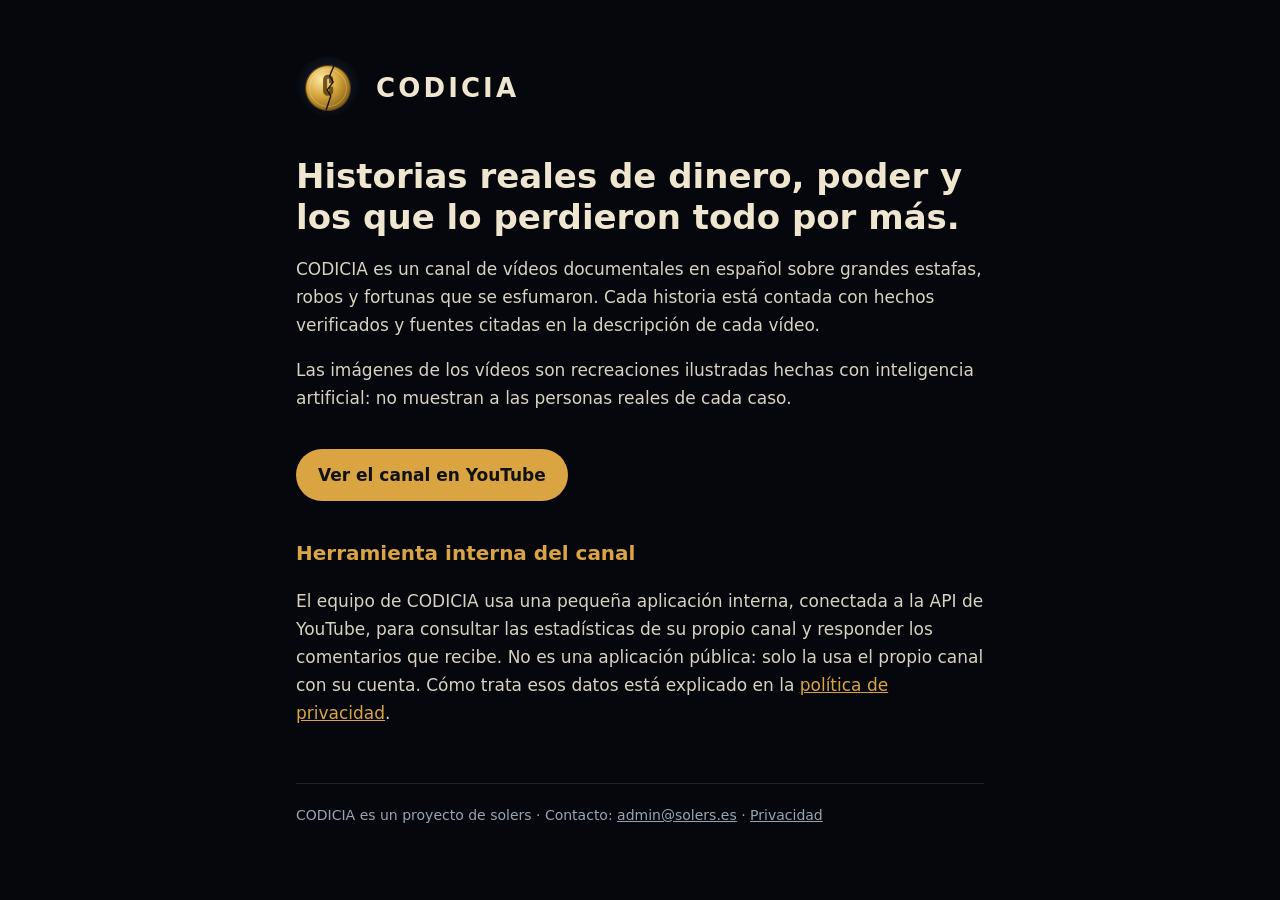
<file: index.html>
<!doctype html>
<html lang="es">
<head>
<meta charset="utf-8">
<meta name="viewport" content="width=device-width, initial-scale=1">
<title>CODICIA</title>
<meta name="description" content="CODICIA: historias reales de dinero, poder y los que lo perdieron todo por más.">
<link rel="icon" href="logo.png">
<link rel="stylesheet" href="estilo.css">
</head>
<body>
<main>
  <header><img src="logo.png" alt="Moneda de CODICIA"><a href="./">CODICIA</a></header>
  <h1>Historias reales de dinero, poder y los que lo perdieron todo por más.</h1>
  <p>CODICIA es un canal de vídeos documentales en español sobre grandes estafas, robos y fortunas que se esfumaron. Cada historia está contada con hechos verificados y fuentes citadas en la descripción de cada vídeo.</p>
  <p>Las imágenes de los vídeos son recreaciones ilustradas hechas con inteligencia artificial: no muestran a las personas reales de cada caso.</p>
  <a class="boton" href="https://www.youtube.com/@codicia_tv">Ver el canal en YouTube</a>

  <h2>Herramienta interna del canal</h2>
  <p>El equipo de CODICIA usa una pequeña aplicación interna, conectada a la API de YouTube, para consultar las estadísticas de su propio canal y responder los comentarios que recibe. No es una aplicación pública: solo la usa el propio canal con su cuenta. Cómo trata esos datos está explicado en la <a href="privacidad.html">política de privacidad</a>.</p>

  <footer>
    CODICIA es un proyecto de solers · Contacto: <a href="mailto:admin@solers.es">admin@solers.es</a> · <a href="privacidad.html">Privacidad</a>
  </footer>
</main>
</body>
</html>
</file>
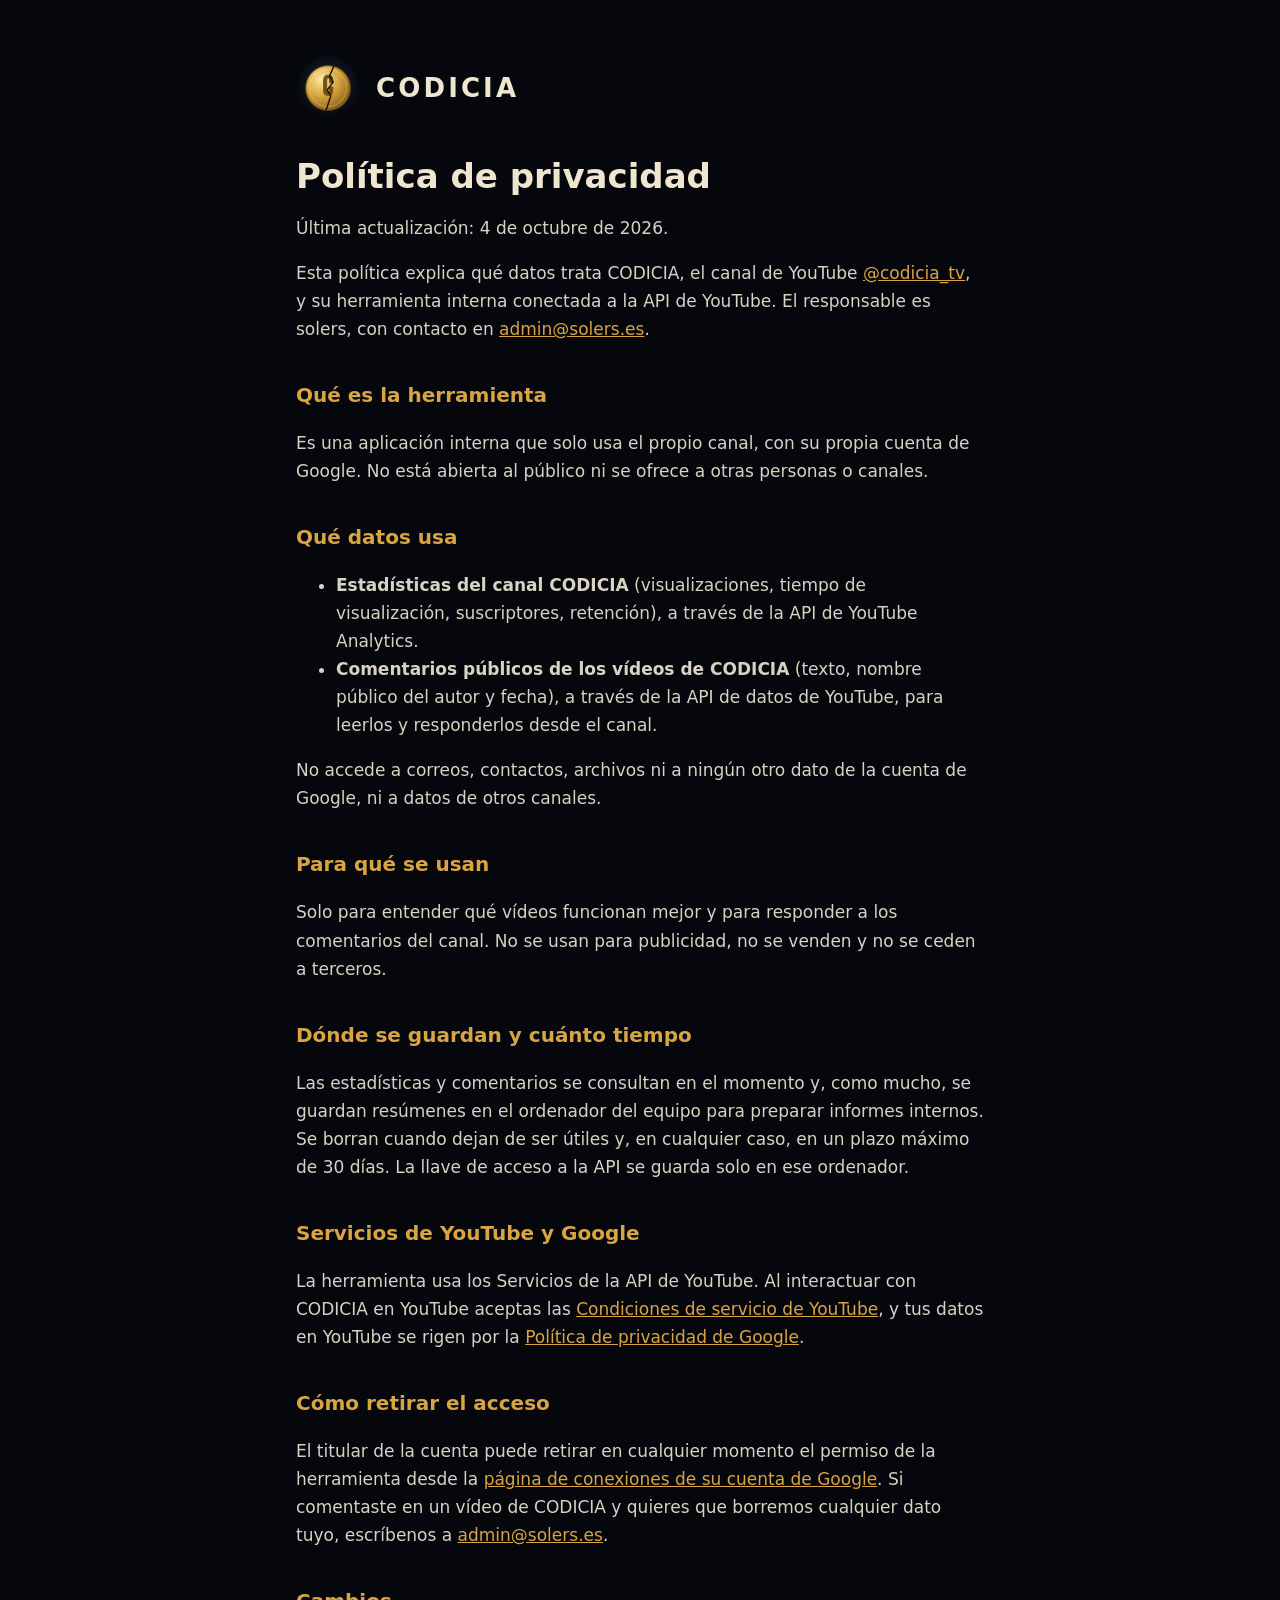
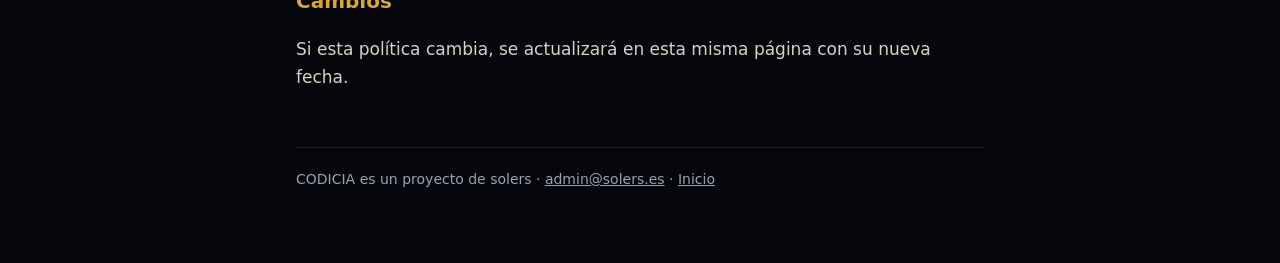
<file: privacidad.html>
<!doctype html>
<html lang="es">
<head>
<meta charset="utf-8">
<meta name="viewport" content="width=device-width, initial-scale=1">
<title>Privacidad · CODICIA</title>
<meta name="description" content="Política de privacidad de CODICIA y de su herramienta interna conectada a la API de YouTube.">
<link rel="icon" href="logo.png">
<link rel="stylesheet" href="estilo.css">
</head>
<body>
<main>
  <header><img src="logo.png" alt="Moneda de CODICIA"><a href="./">CODICIA</a></header>
  <h1>Política de privacidad</h1>
  <p>Última actualización: 4 de octubre de 2026.</p>
  <p>Esta política explica qué datos trata CODICIA, el canal de YouTube <a href="https://www.youtube.com/@codicia_tv">@codicia_tv</a>, y su herramienta interna conectada a la API de YouTube. El responsable es solers, con contacto en <a href="mailto:admin@solers.es">admin@solers.es</a>.</p>

  <h2>Qué es la herramienta</h2>
  <p>Es una aplicación interna que solo usa el propio canal, con su propia cuenta de Google. No está abierta al público ni se ofrece a otras personas o canales.</p>

  <h2>Qué datos usa</h2>
  <ul>
    <li><strong>Estadísticas del canal CODICIA</strong> (visualizaciones, tiempo de visualización, suscriptores, retención), a través de la API de YouTube Analytics.</li>
    <li><strong>Comentarios públicos de los vídeos de CODICIA</strong> (texto, nombre público del autor y fecha), a través de la API de datos de YouTube, para leerlos y responderlos desde el canal.</li>
  </ul>
  <p>No accede a correos, contactos, archivos ni a ningún otro dato de la cuenta de Google, ni a datos de otros canales.</p>

  <h2>Para qué se usan</h2>
  <p>Solo para entender qué vídeos funcionan mejor y para responder a los comentarios del canal. No se usan para publicidad, no se venden y no se ceden a terceros.</p>

  <h2>Dónde se guardan y cuánto tiempo</h2>
  <p>Las estadísticas y comentarios se consultan en el momento y, como mucho, se guardan resúmenes en el ordenador del equipo para preparar informes internos. Se borran cuando dejan de ser útiles y, en cualquier caso, en un plazo máximo de 30 días. La llave de acceso a la API se guarda solo en ese ordenador.</p>

  <h2>Servicios de YouTube y Google</h2>
  <p>La herramienta usa los Servicios de la API de YouTube. Al interactuar con CODICIA en YouTube aceptas las <a href="https://www.youtube.com/t/terms">Condiciones de servicio de YouTube</a>, y tus datos en YouTube se rigen por la <a href="https://policies.google.com/privacy">Política de privacidad de Google</a>.</p>

  <h2>Cómo retirar el acceso</h2>
  <p>El titular de la cuenta puede retirar en cualquier momento el permiso de la herramienta desde la <a href="https://myaccount.google.com/connections">página de conexiones de su cuenta de Google</a>. Si comentaste en un vídeo de CODICIA y quieres que borremos cualquier dato tuyo, escríbenos a <a href="mailto:admin@solers.es">admin@solers.es</a>.</p>

  <h2>Cambios</h2>
  <p>Si esta política cambia, se actualizará en esta misma página con su nueva fecha.</p>

  <footer>
    CODICIA es un proyecto de solers · <a href="mailto:admin@solers.es">admin@solers.es</a> · <a href="./">Inicio</a>
  </footer>
</main>
</body>
</html>
</file>
<file: estilo.css>
:root { --fondo: #05070d; --papel: #efe6cf; --oro: #d9a441; --gris: #9aa3b2; --linea: #1c2230; }
* { box-sizing: border-box; }
body { margin: 0; background: var(--fondo); color: var(--papel); font: 17px/1.65 system-ui, -apple-system, "Segoe UI", Roboto, sans-serif; }
main { max-width: 720px; margin: 0 auto; padding: 56px 16px 72px; }
header { display: flex; align-items: center; gap: 16px; margin-bottom: 36px; }
header img { width: 64px; height: 64px; border-radius: 50%; }
header a { color: inherit; text-decoration: none; font-weight: 800; letter-spacing: .12em; font-size: 26px; }
h1 { font-size: 34px; line-height: 1.2; margin: 0 0 12px; }
h2 { font-size: 20px; margin: 36px 0 8px; color: var(--oro); }
p, li { color: #d8d2c2; }
a { color: var(--oro); }
.boton { display: inline-block; margin-top: 20px; padding: 12px 22px; border-radius: 999px; background: var(--oro); color: #111; font-weight: 700; text-decoration: none; }
footer { margin-top: 56px; padding-top: 20px; border-top: 1px solid var(--linea); color: var(--gris); font-size: 14px; }
footer a { color: var(--gris); }
</file>
